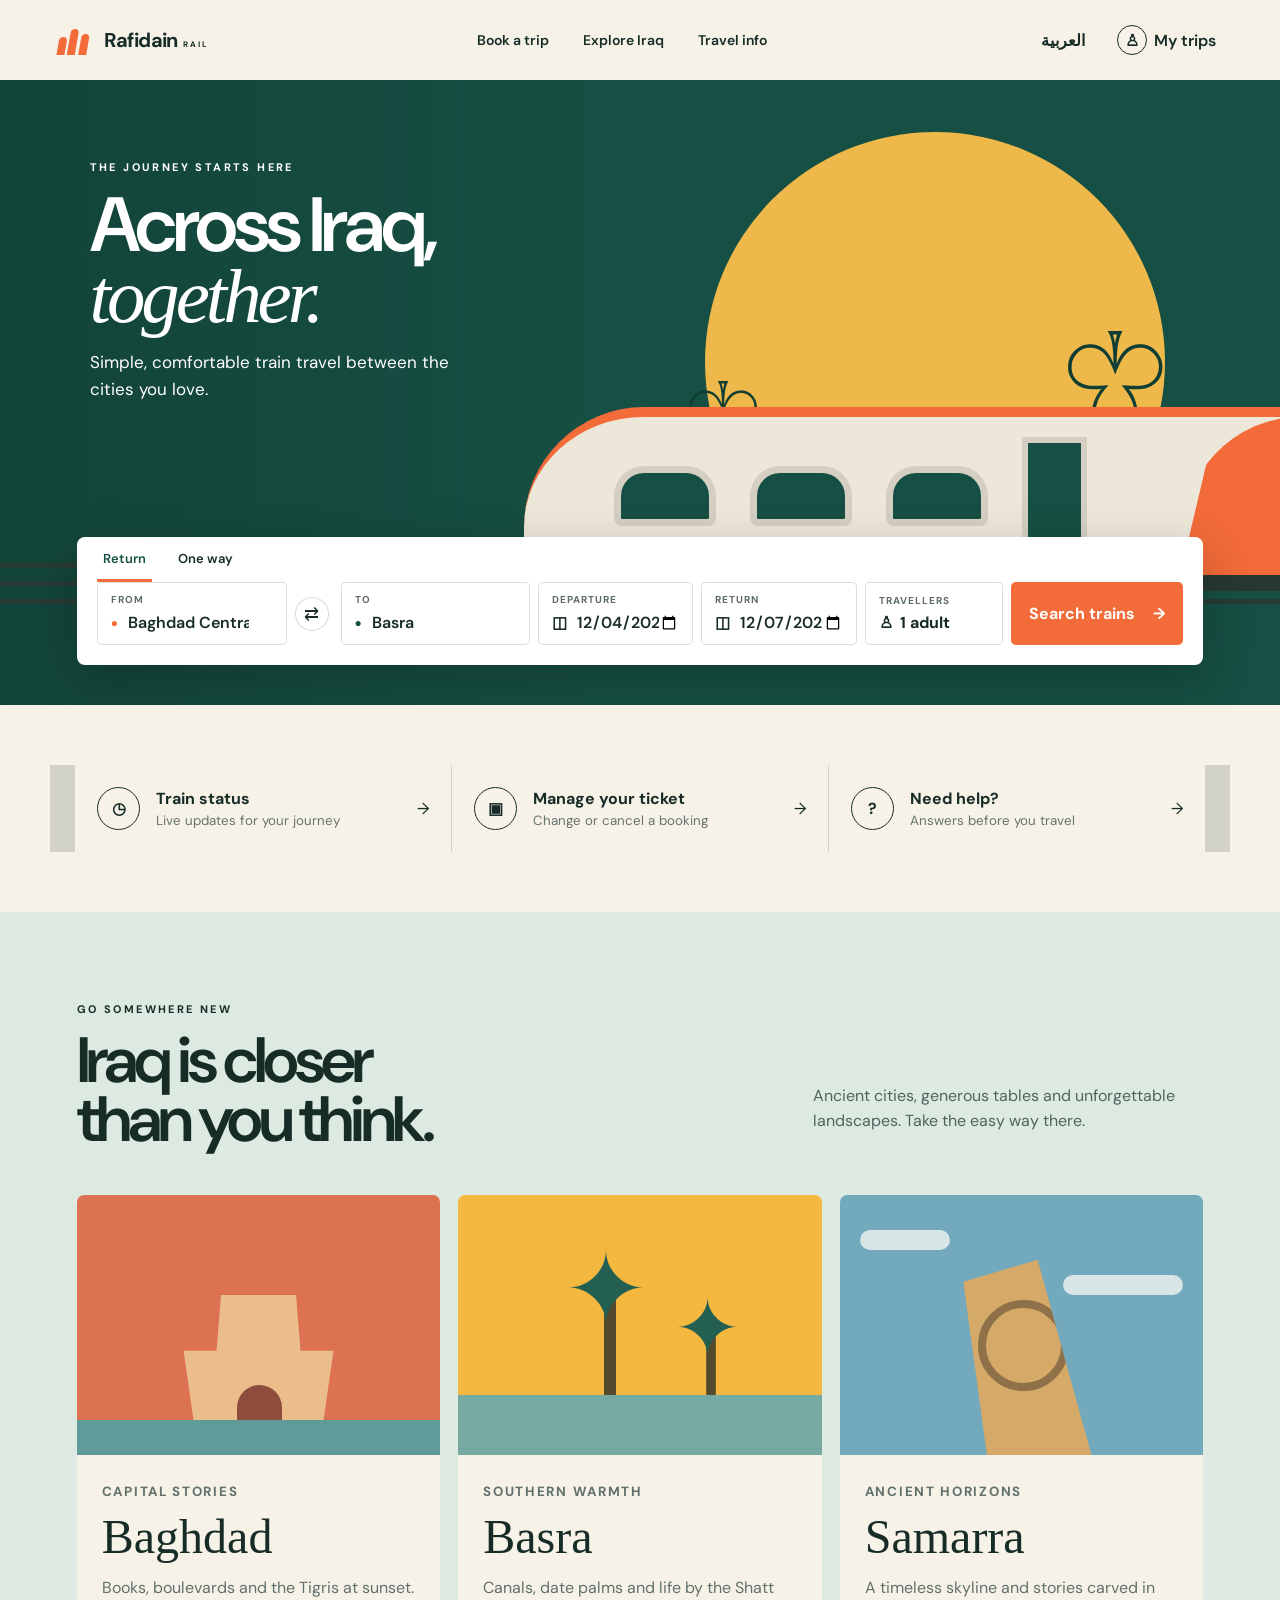
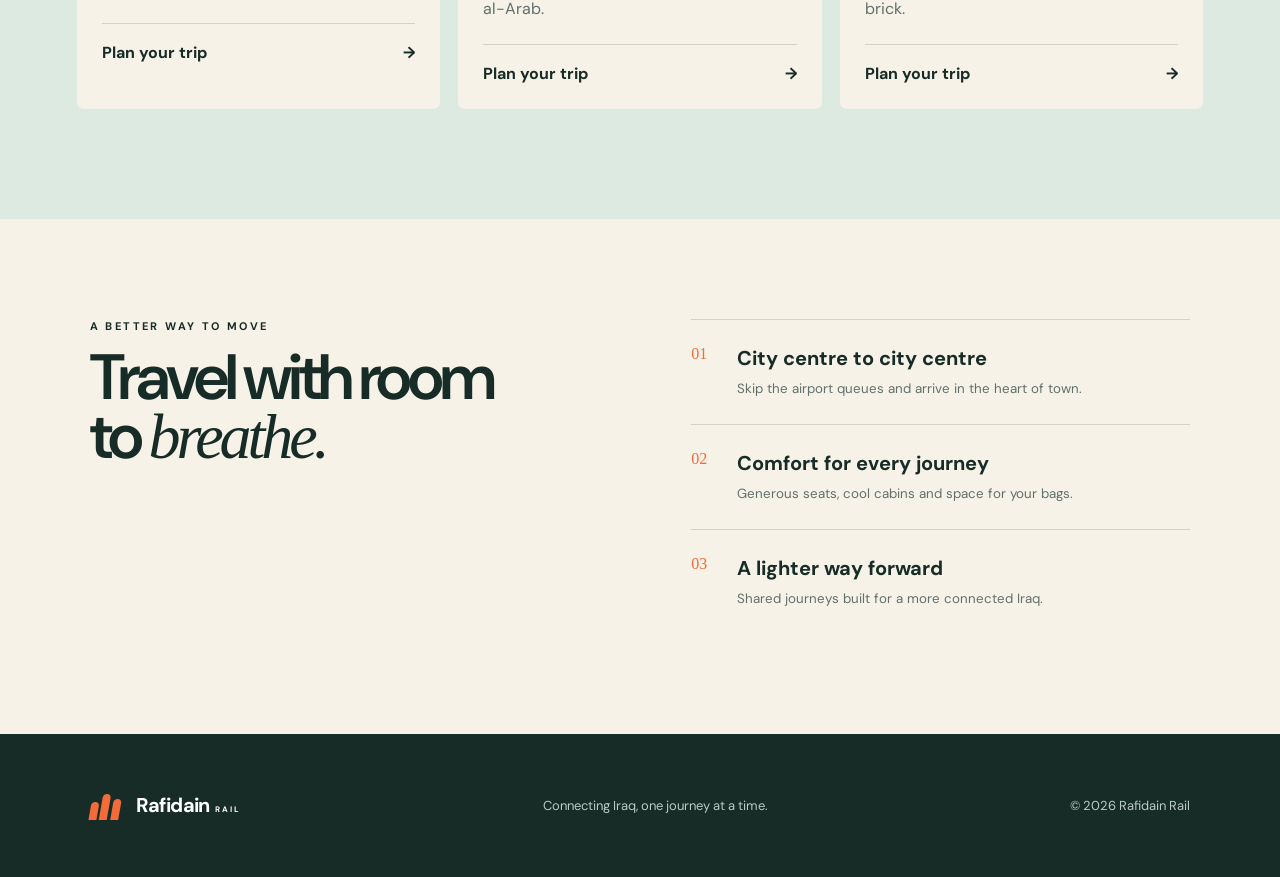
<file: index.html>
<!doctype html>
<html lang="en" dir="ltr">
<head>
  <meta charset="UTF-8" />
  <meta name="viewport" content="width=device-width, initial-scale=1.0" />
  <meta name="description" content="Rafidain Rail — easy train travel across Iraq." />
  <title>Rafidain Rail — Travel Iraq by train</title>
  <link rel="preconnect" href="https://fonts.googleapis.com">
  <link rel="preconnect" href="https://fonts.gstatic.com" crossorigin>
  <link href="https://fonts.googleapis.com/css2?family=DM+Sans:wght@400;500;600;700&family=Noto+Kufi+Arabic:wght@400;600;700&display=swap" rel="stylesheet">
  <link rel="stylesheet" href="styles.css" />
</head>
<body>
  <header class="site-header">
    <a class="brand" href="#" aria-label="Rafidain Rail home">
      <span class="brand-mark" aria-hidden="true"><i></i><i></i><i></i></span>
      <span><b>Rafidain</b><small>RAIL</small></span>
    </a>
    <nav class="main-nav" aria-label="Main navigation">
      <a href="#book">Book a trip</a><a href="#discover">Explore Iraq</a><a href="#help">Travel info</a>
    </nav>
    <div class="header-actions">
      <button class="language" id="langButton" type="button">العربية</button>
      <button class="account" type="button" aria-label="My account"><span class="user-icon">♙</span><span>My trips</span></button>
      <button class="menu-button" id="menuButton" type="button" aria-label="Open menu">☰</button>
    </div>
  </header>

  <main>
    <section class="hero" id="book">
      <div class="sun-disc"></div><div class="palm palm-one">♧</div><div class="palm palm-two">♧</div>
      <div class="hero-copy">
        <p class="eyebrow">THE JOURNEY STARTS HERE</p>
        <h1>Across Iraq,<br><em>together.</em></h1>
        <p class="hero-sub">Simple, comfortable train travel between the cities you love.</p>
      </div>
      <div class="train-art" aria-hidden="true">
        <div class="train-window"></div><div class="train-window"></div><div class="train-window"></div>
        <div class="train-door"></div><div class="train-nose"></div>
      </div>
      <div class="rails" aria-hidden="true"><span></span><span></span><span></span></div>
      <form class="booking-card" id="bookingForm">
        <div class="trip-toggle" role="group" aria-label="Trip type">
          <button class="active" type="button" data-trip="return">Return</button>
          <button type="button" data-trip="oneway">One way</button>
        </div>
        <div class="booking-grid">
          <label class="field location-field"><span>From</span><div><b class="pin">●</b><input id="from" list="stations" value="Baghdad Central" autocomplete="off" required></div></label>
          <button class="swap" id="swapButton" type="button" aria-label="Swap origin and destination">⇄</button>
          <label class="field location-field"><span>To</span><div><b class="pin hollow">●</b><input id="to" list="stations" value="Basra" autocomplete="off" required></div></label>
          <label class="field"><span>Departure</span><div><b>◫</b><input id="departure" type="date" required></div></label>
          <label class="field return-field"><span>Return</span><div><b>◫</b><input id="returnDate" type="date"></div></label>
          <button class="travellers" id="travellerButton" type="button"><span>Travellers</span><b><i>♙</i> <span id="travellerCount">1 adult</span></b></button>
          <button class="search-button" type="submit">Search trains <span>→</span></button>
        </div>
        <datalist id="stations"><option>Baghdad Central</option><option>Basra</option><option>Fallujah</option><option>Ramadi</option><option>Samawah</option><option>Nasiriyah</option><option>Hillah</option><option>Karbala</option><option>Mosul</option></datalist>
        <div class="traveller-popover" id="travellerPopover">
          <div><span><b>Adults</b><small>Age 16+</small></span><span><button type="button" data-action="minus">−</button><strong id="adultNumber">1</strong><button type="button" data-action="plus">+</button></span></div>
          <button class="done-button" id="doneTravellers" type="button">Done</button>
        </div>
      </form>
    </section>

    <section class="quick-links" aria-label="Quick links">
      <a href="#status"><span>◷</span><div><b>Train status</b><small>Live updates for your journey</small></div><i>→</i></a>
      <a href="#tickets"><span>▣</span><div><b>Manage your ticket</b><small>Change or cancel a booking</small></div><i>→</i></a>
      <a href="#help"><span>?</span><div><b>Need help?</b><small>Answers before you travel</small></div><i>→</i></a>
    </section>

    <section class="destinations" id="discover">
      <div class="section-heading"><div><p class="eyebrow">GO SOMEWHERE NEW</p><h2>Iraq is closer<br>than you think.</h2></div><p>Ancient cities, generous tables and unforgettable landscapes. Take the easy way there.</p></div>
      <div class="destination-grid">
        <article class="destination-card baghdad"><div class="card-art"><span class="monument"></span><span class="river"></span></div><div class="card-copy"><small>CAPITAL STORIES</small><h3>Baghdad</h3><p>Books, boulevards and the Tigris at sunset.</p><a href="#book">Plan your trip <span>→</span></a></div></article>
        <article class="destination-card basra"><div class="card-art"><span class="palm-shape p1"></span><span class="palm-shape p2"></span><span class="water"></span></div><div class="card-copy"><small>SOUTHERN WARMTH</small><h3>Basra</h3><p>Canals, date palms and life by the Shatt al-Arab.</p><a href="#book">Plan your trip <span>→</span></a></div></article>
        <article class="destination-card samarra"><div class="card-art"><span class="spiral"></span><span class="cloud c1"></span><span class="cloud c2"></span></div><div class="card-copy"><small>ANCIENT HORIZONS</small><h3>Samarra</h3><p>A timeless skyline and stories carved in brick.</p><a href="#book">Plan your trip <span>→</span></a></div></article>
      </div>
    </section>

    <section class="promise" id="help">
      <div><p class="eyebrow">A BETTER WAY TO MOVE</p><h2>Travel with room<br>to <em>breathe.</em></h2></div>
      <div class="promise-list"><div><span>01</span><p><b>City centre to city centre</b><small>Skip the airport queues and arrive in the heart of town.</small></p></div><div><span>02</span><p><b>Comfort for every journey</b><small>Generous seats, cool cabins and space for your bags.</small></p></div><div><span>03</span><p><b>A lighter way forward</b><small>Shared journeys built for a more connected Iraq.</small></p></div></div>
    </section>
  </main>

  <div class="toast" id="toast" role="status"></div>
  <footer><a class="brand footer-brand" href="#"><span class="brand-mark"><i></i><i></i><i></i></span><span><b>Rafidain</b><small>RAIL</small></span></a><p>Connecting Iraq, one journey at a time.</p><p>© 2026 Rafidain Rail</p></footer>
  <script src="script.js"></script>
</body>
</html>
</file>
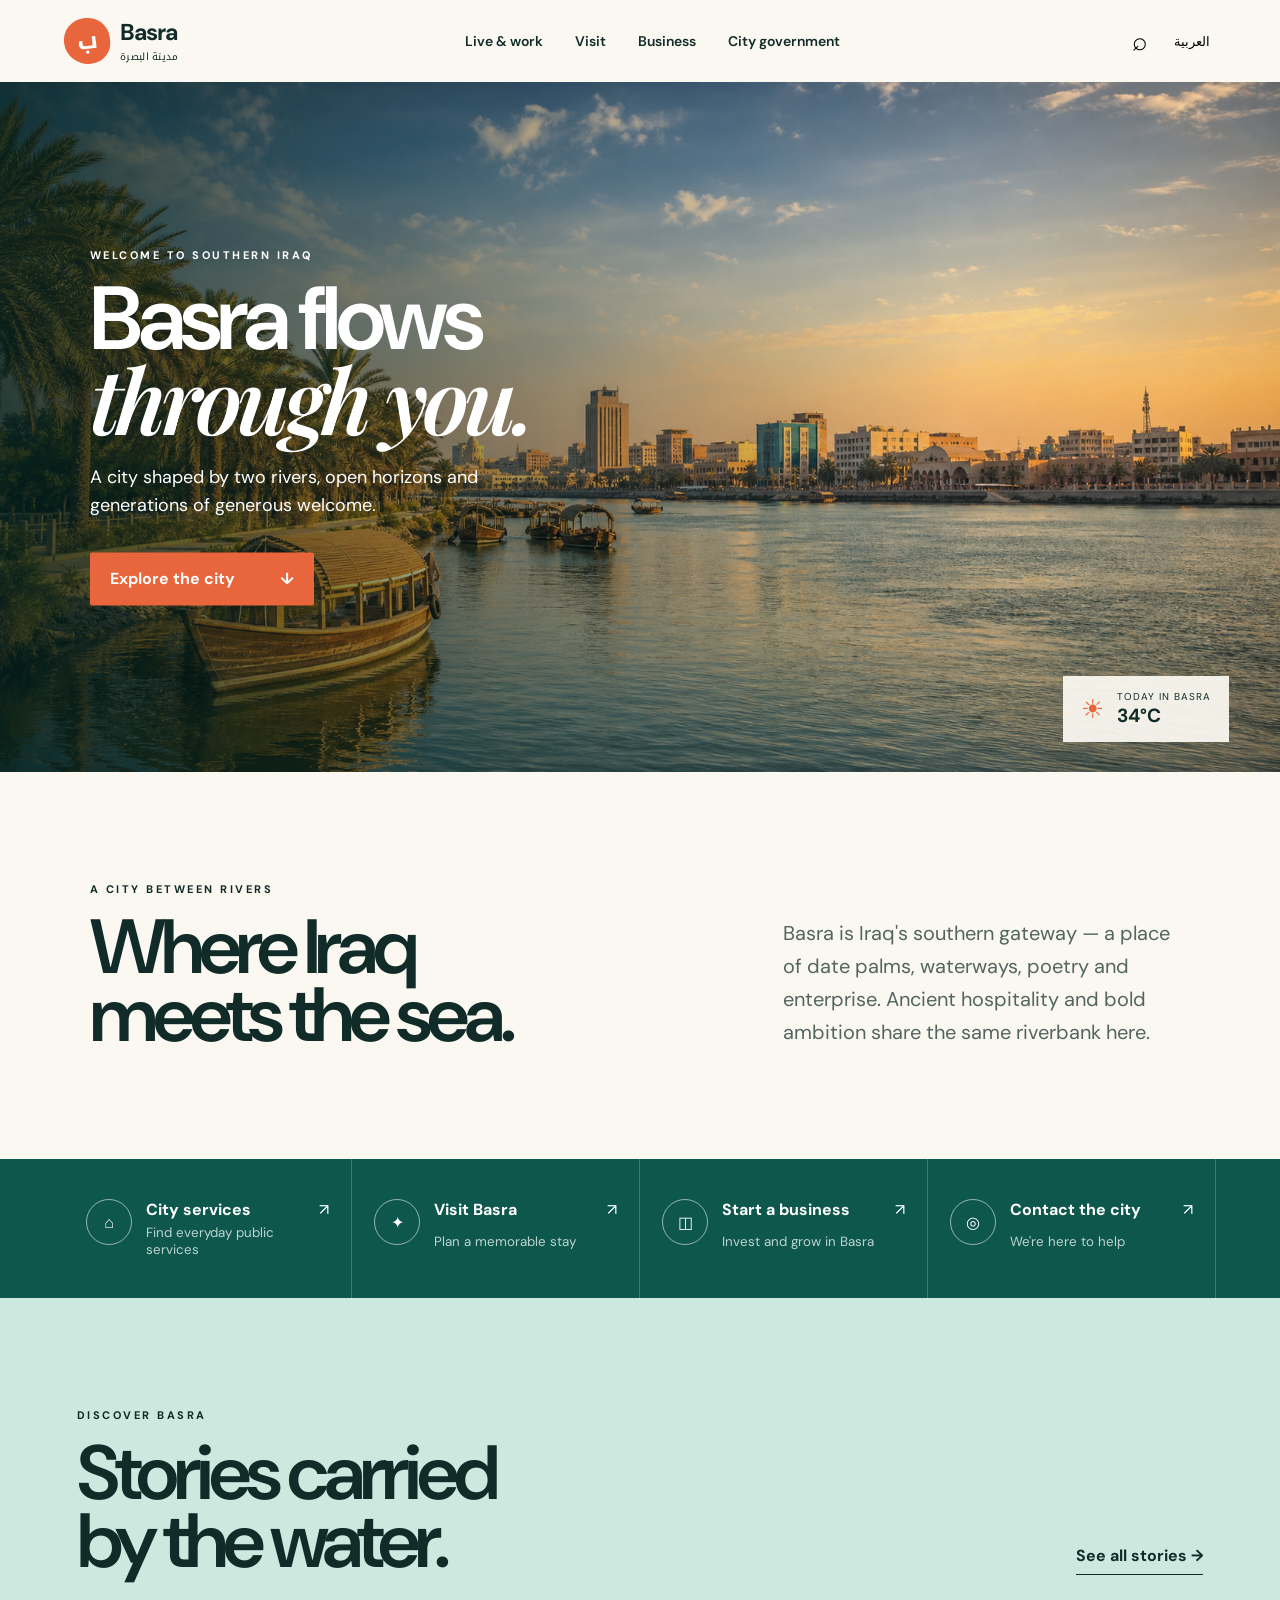
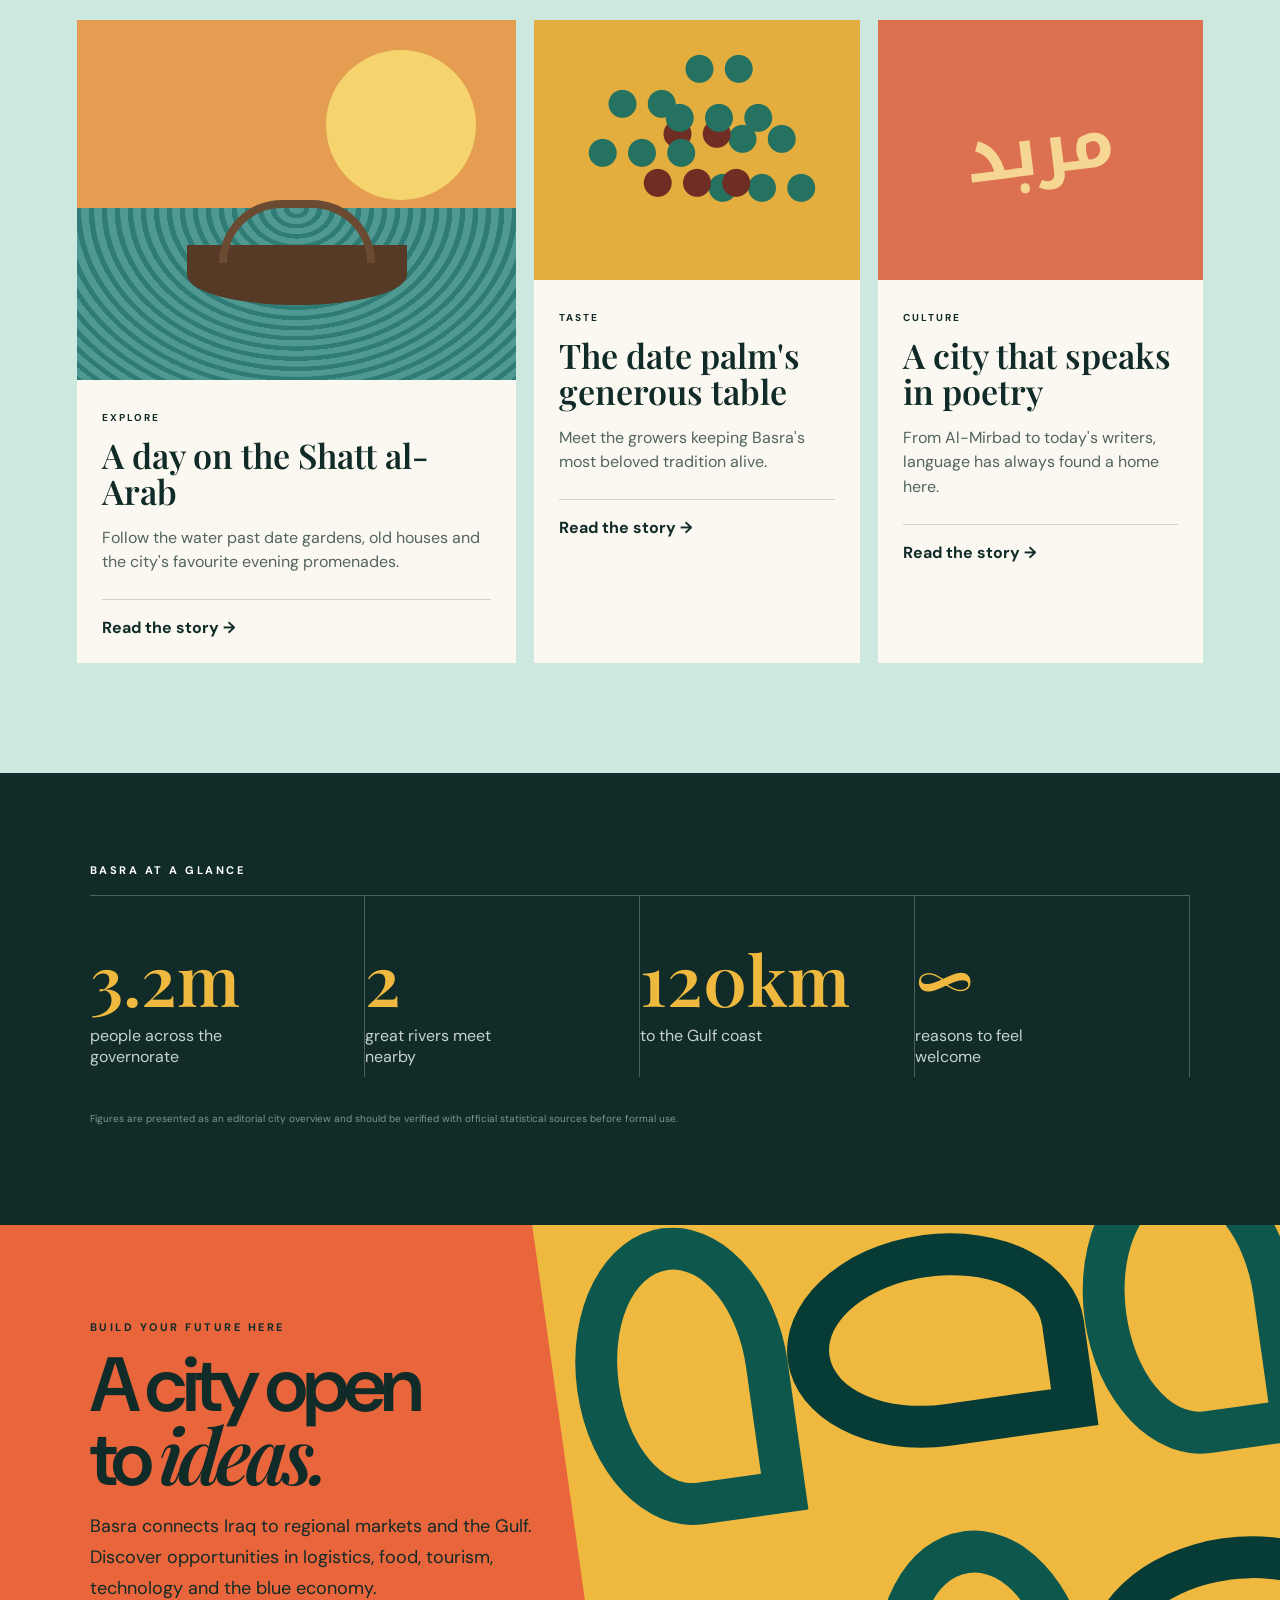
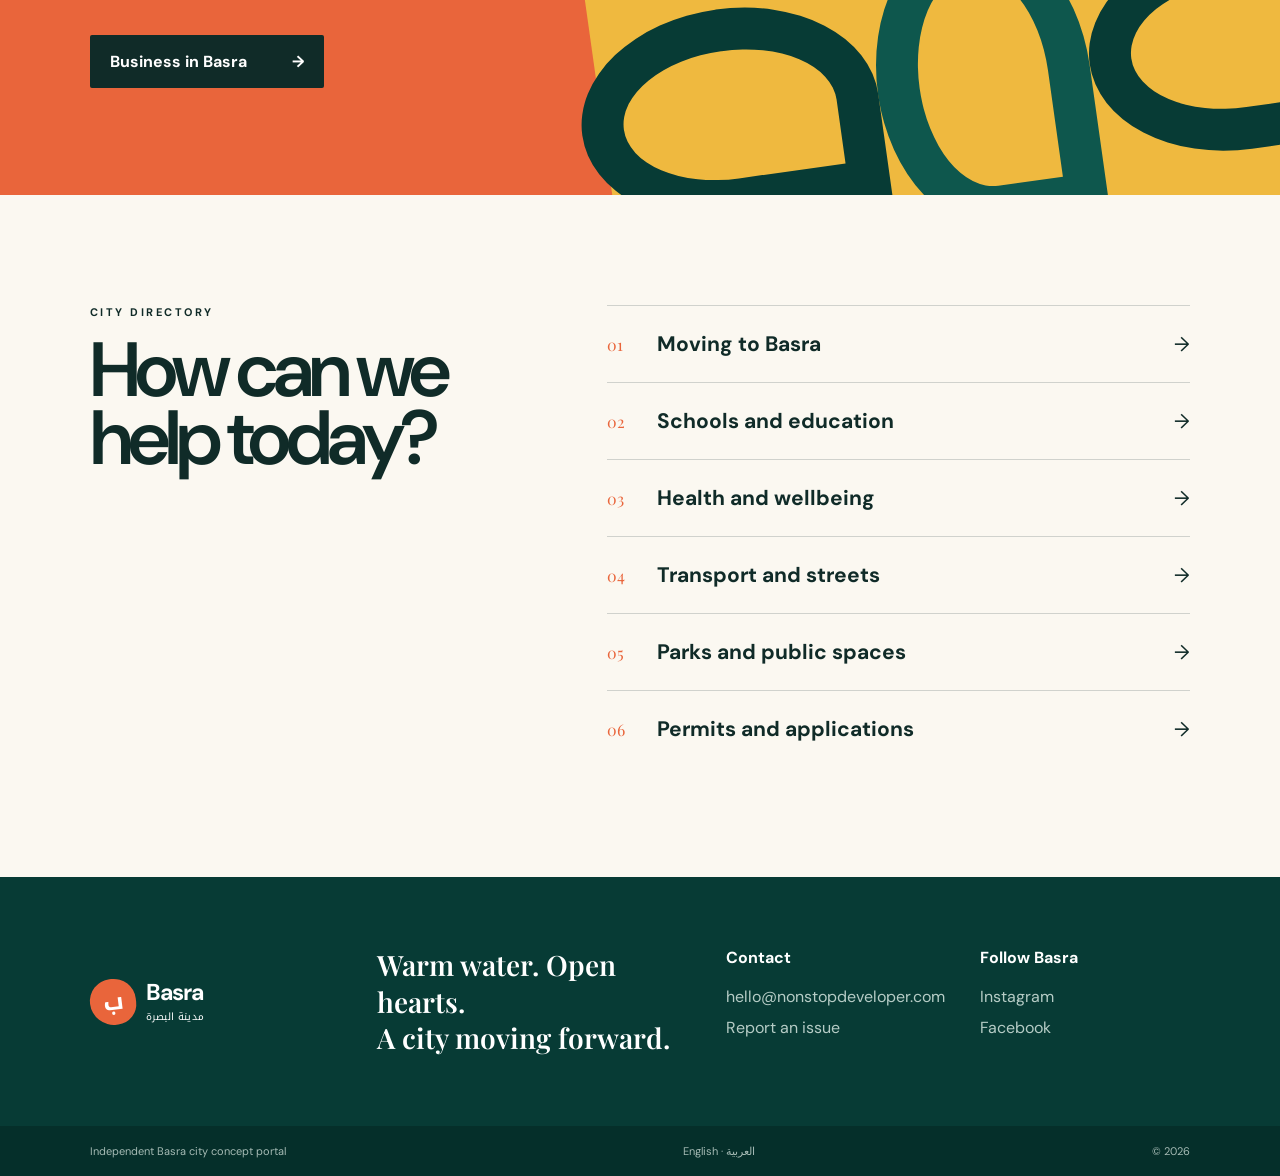
<file: basra/index.html>
<!doctype html>
<html lang="en" dir="ltr">
<head>
  <meta charset="UTF-8">
  <meta name="viewport" content="width=device-width,initial-scale=1">
  <meta name="description" content="Welcome to Basra — discover city services, culture, business, and life by the Shatt al-Arab.">
  <title>Welcome to Basra | City Portal</title>
  <link rel="preconnect" href="https://fonts.googleapis.com">
  <link rel="preconnect" href="https://fonts.gstatic.com" crossorigin>
  <link href="https://fonts.googleapis.com/css2?family=DM+Sans:wght@400;500;600;700&family=Noto+Kufi+Arabic:wght@400;500;700&family=Playfair+Display:ital,wght@0,600;1,600&display=swap" rel="stylesheet">
  <link rel="stylesheet" href="styles.css">
</head>
<body>
  <a class="skip" href="#content">Skip to content</a>
  <header class="topbar">
    <a class="logo" href="./" aria-label="Basra home"><span class="logo-mark">ب</span><span><strong>Basra</strong><small>مدينة البصرة</small></span></a>
    <nav aria-label="Main navigation"><a href="#live">Live & work</a><a href="#visit">Visit</a><a href="#business">Business</a><a href="#city">City government</a></nav>
    <div class="tools"><button id="searchOpen" aria-label="Search">⌕</button><button id="lang">العربية</button><button id="menu" aria-label="Open menu">☰</button></div>
  </header>

  <div class="search-panel" id="searchPanel"><form id="searchForm"><label for="siteSearch">What are you looking for?</label><div><input id="siteSearch" placeholder="Search Basra city portal"><button>Search</button><button type="button" id="searchClose" aria-label="Close search">×</button></div></form></div>

  <main id="content">
    <section class="hero">
      <img src="assets/basra-waterfront.png" alt="Boats and date palms along Basra's Shatt al-Arab waterfront">
      <div class="hero-shade"></div>
      <div class="hero-copy"><p class="kicker">WELCOME TO SOUTHERN IRAQ</p><h1>Basra flows<br><em>through you.</em></h1><p>A city shaped by two rivers, open horizons and generations of generous welcome.</p><a href="#explore" class="primary">Explore the city <span>↓</span></a></div>
      <div class="weather"><span>☀</span><div><small>Today in Basra</small><b>34°C</b></div></div>
    </section>

    <section class="intro" id="explore">
      <p class="kicker">A CITY BETWEEN RIVERS</p>
      <div><h2>Where Iraq<br>meets the sea.</h2><p>Basra is Iraq's southern gateway — a place of date palms, waterways, poetry and enterprise. Ancient hospitality and bold ambition share the same riverbank here.</p></div>
    </section>

    <section class="service-strip" id="live">
      <a href="#services"><span class="icon">⌂</span><b>City services</b><small>Find everyday public services</small><i>↗</i></a>
      <a href="#visit"><span class="icon">✦</span><b>Visit Basra</b><small>Plan a memorable stay</small><i>↗</i></a>
      <a href="#business"><span class="icon">◫</span><b>Start a business</b><small>Invest and grow in Basra</small><i>↗</i></a>
      <a href="#contact"><span class="icon">◎</span><b>Contact the city</b><small>We're here to help</small><i>↗</i></a>
    </section>

    <section class="stories" id="visit">
      <div class="section-title"><div><p class="kicker">DISCOVER BASRA</p><h2>Stories carried<br>by the water.</h2></div><a href="#">See all stories <span>→</span></a></div>
      <div class="story-grid">
        <article class="story feature"><div class="art river-art"><span class="sun"></span><span class="boat"></span><span class="waves"></span></div><div class="story-copy"><small>EXPLORE</small><h3>A day on the Shatt al-Arab</h3><p>Follow the water past date gardens, old houses and the city's favourite evening promenades.</p><a href="#">Read the story →</a></div></article>
        <article class="story"><div class="art date-art"><span class="date-cluster">●●<br>●●●</span></div><div class="story-copy"><small>TASTE</small><h3>The date palm's generous table</h3><p>Meet the growers keeping Basra's most beloved tradition alive.</p><a href="#">Read the story →</a></div></article>
        <article class="story"><div class="art culture-art"><span>مربد</span></div><div class="story-copy"><small>CULTURE</small><h3>A city that speaks in poetry</h3><p>From Al-Mirbad to today's writers, language has always found a home here.</p><a href="#">Read the story →</a></div></article>
      </div>
    </section>

    <section class="numbers">
      <p class="kicker">BASRA AT A GLANCE</p>
      <div class="number-grid"><div><strong>3.2m</strong><span>people across the governorate</span></div><div><strong>2</strong><span>great rivers meet nearby</span></div><div><strong>120km</strong><span>to the Gulf coast</span></div><div><strong>∞</strong><span>reasons to feel welcome</span></div></div>
      <p class="note">Figures are presented as an editorial city overview and should be verified with official statistical sources before formal use.</p>
    </section>

    <section class="opportunities" id="business">
      <div class="opp-copy"><p class="kicker">BUILD YOUR FUTURE HERE</p><h2>A city open<br>to <em>ideas.</em></h2><p>Basra connects Iraq to regional markets and the Gulf. Discover opportunities in logistics, food, tourism, technology and the blue economy.</p><a class="primary dark" href="#">Business in Basra <span>→</span></a></div>
      <div class="pattern" aria-hidden="true"><i></i><i></i><i></i><i></i><i></i><i></i></div>
    </section>

    <section class="directory" id="services">
      <div><p class="kicker">CITY DIRECTORY</p><h2>How can we<br>help today?</h2></div>
      <div class="directory-list">
        <a href="#"><span>01</span><b>Moving to Basra</b><i>→</i></a><a href="#"><span>02</span><b>Schools and education</b><i>→</i></a><a href="#"><span>03</span><b>Health and wellbeing</b><i>→</i></a><a href="#"><span>04</span><b>Transport and streets</b><i>→</i></a><a href="#"><span>05</span><b>Parks and public spaces</b><i>→</i></a><a href="#"><span>06</span><b>Permits and applications</b><i>→</i></a>
      </div>
    </section>
  </main>

  <footer id="contact"><div class="footer-main"><a class="logo light" href="./"><span class="logo-mark">ب</span><span><strong>Basra</strong><small>مدينة البصرة</small></span></a><p>Warm water. Open hearts.<br>A city moving forward.</p><div><b>Contact</b><a href="mailto:hello@nonstopdeveloper.com">hello@nonstopdeveloper.com</a><a href="#">Report an issue</a></div><div><b>Follow Basra</b><a href="#">Instagram</a><a href="#">Facebook</a></div></div><div class="footer-bottom"><span>Independent Basra city concept portal</span><span>English · العربية</span><span>© 2026</span></div></footer>
  <div class="toast" id="toast" role="status"></div>
  <script src="script.js"></script>
</body>
</html>
</file>
<file: styles.css>
:root{--ink:#172c27;--green:#164f43;--mint:#dceae1;--cream:#f6f2e8;--orange:#f26b38;--yellow:#f7bd4a;--white:#fff;--line:rgba(23,44,39,.16)}
*{box-sizing:border-box}html{scroll-behavior:smooth}body{margin:0;background:var(--cream);color:var(--ink);font-family:"DM Sans",sans-serif}button,input{font:inherit}button,a{color:inherit}.site-header{height:80px;display:flex;align-items:center;justify-content:space-between;padding:0 4.5vw;background:var(--cream);position:relative;z-index:20}.brand{display:flex;align-items:center;gap:10px;text-decoration:none}.brand>span:last-child{display:flex;align-items:baseline;gap:5px}.brand b{font-size:20px;letter-spacing:-.6px}.brand small{font-size:8px;font-weight:700;letter-spacing:2px}.brand-mark{width:36px;height:30px;display:flex;align-items:end;gap:3px}.brand-mark i{display:block;width:8px;background:var(--orange);border-radius:8px 8px 1px 1px;transform:skew(-10deg)}.brand-mark i:nth-child(1){height:18px}.brand-mark i:nth-child(2){height:26px}.brand-mark i:nth-child(3){height:21px}.main-nav{display:flex;gap:34px}.main-nav a{text-decoration:none;font-size:14px;font-weight:600}.header-actions{display:flex;align-items:center;gap:20px}.language,.account,.menu-button{border:0;background:none;font-weight:600;cursor:pointer}.account{display:flex;align-items:center;gap:7px}.user-icon{width:30px;height:30px;border:1px solid var(--ink);border-radius:50%;display:grid;place-items:center}.menu-button{display:none;font-size:25px}.hero{position:relative;min-height:625px;background:var(--green);color:white;overflow:hidden;padding:80px 7vw 0}.hero:after{content:"";position:absolute;inset:0;background:linear-gradient(90deg,rgba(0,0,0,.14),transparent 48%);pointer-events:none}.hero-copy{position:relative;z-index:2;max-width:600px}.eyebrow{font-size:11px;font-weight:700;letter-spacing:2.4px;margin:0 0 16px}.hero h1,.section-heading h2,.promise h2{font-size:clamp(54px,6vw,86px);line-height:.92;letter-spacing:-4px;margin:0;font-weight:600}.hero h1 em,.promise h2 em{font-family:Georgia,serif;font-weight:400}.hero-sub{font-size:17px;max-width:380px;line-height:1.6}.sun-disc{position:absolute;width:460px;height:460px;border-radius:50%;background:var(--yellow);right:9vw;top:52px;opacity:.96}.train-art{position:absolute;z-index:2;right:-50px;bottom:130px;width:63%;height:168px;background:#ede7da;border-top:10px solid var(--orange);border-radius:120px 12px 18px 18px;box-shadow:0 16px 0 #273833;display:flex;gap:34px;align-items:center;padding-left:90px}.train-nose{position:absolute;right:0;top:0;width:150px;height:100%;border-radius:80% 8px 15px 0;background:var(--orange);clip-path:polygon(25% 0,100% 0,100% 100%,0 100%)}.train-window{width:102px;height:60px;background:var(--green);border-radius:30px 30px 8px 8px;border:7px solid #d5cfc3}.train-door{width:65px;height:118px;background:var(--green);border:6px solid #d5cfc3}.rails{position:absolute;bottom:88px;left:0;width:100%;z-index:1}.rails span{display:block;height:5px;background:#283a34;margin:13px 0}.palm{position:absolute;z-index:1;font-size:140px;color:#103d34;transform:rotate(180deg)}.palm-one{right:8%;bottom:235px}.palm-two{right:40%;bottom:225px;font-size:100px}.booking-card{position:absolute;z-index:6;bottom:40px;left:6vw;right:6vw;background:white;color:var(--ink);border-radius:8px;padding:0 20px 20px;box-shadow:0 15px 50px rgba(0,0,0,.22)}.trip-toggle{display:flex;height:45px;align-items:center;gap:20px}.trip-toggle button{border:0;background:none;font-size:13px;font-weight:600;height:100%;cursor:pointer;border-bottom:3px solid transparent}.trip-toggle button.active{color:var(--green);border-bottom-color:var(--orange)}.booking-grid{display:grid;grid-template-columns:1.1fr 38px 1.1fr .9fr .9fr .8fr 1fr;gap:8px;align-items:stretch}.field,.travellers{border:1px solid var(--line);border-radius:5px;padding:10px 13px;min-width:0;background:#fff}.field>span,.travellers>span{display:block;font-size:10px;text-transform:uppercase;letter-spacing:1px;color:#5d6b67;font-weight:700;margin-bottom:5px}.field>div{display:flex;gap:8px;align-items:center}.field input{border:0;outline:0;min-width:0;width:100%;font-weight:600;color:var(--ink);background:transparent}.pin{color:var(--orange);font-size:12px}.pin.hollow{color:var(--green)}.swap{align-self:center;width:34px;height:34px;border:1px solid var(--line);border-radius:50%;background:white;cursor:pointer;font-size:18px}.travellers{text-align:left;cursor:pointer}.travellers b{display:flex;gap:7px}.travellers i{font-style:normal}.search-button{border:0;background:var(--orange);color:white;font-weight:700;border-radius:5px;cursor:pointer;padding:0 18px;display:flex;align-items:center;justify-content:space-between}.search-button:hover{background:#d95728}.traveller-popover{display:none;position:absolute;right:18%;top:108%;background:white;padding:18px;border-radius:8px;box-shadow:0 8px 30px rgba(0,0,0,.2);width:280px}.traveller-popover.open{display:block}.traveller-popover>div{display:flex;justify-content:space-between;align-items:center}.traveller-popover small{display:block;color:#71807c}.traveller-popover span:last-child{display:flex;align-items:center;gap:12px}.traveller-popover button{border:1px solid var(--line);background:white;border-radius:50%;width:30px;height:30px;cursor:pointer}.traveller-popover .done-button{width:100%;border-radius:4px;background:var(--green);color:#fff;margin-top:15px}.quick-links{display:grid;grid-template-columns:repeat(3,1fr);max-width:1180px;margin:60px auto;padding:0 25px;gap:1px;background:var(--line)}.quick-links a{background:var(--cream);display:flex;align-items:center;gap:16px;text-decoration:none;padding:22px}.quick-links a>span{display:grid;place-items:center;width:43px;height:43px;border:1px solid var(--ink);border-radius:50%;font-weight:700}.quick-links div{flex:1}.quick-links b,.quick-links small{display:block}.quick-links small{margin-top:3px;color:#687470}.destinations{background:var(--mint);padding:90px 6vw 110px}.section-heading{display:flex;align-items:end;justify-content:space-between;margin:0 auto 45px;max-width:1180px}.section-heading h2,.promise h2{font-size:clamp(46px,5vw,70px)}.section-heading>p{max-width:390px;line-height:1.6;color:#52635e}.destination-grid{display:grid;grid-template-columns:repeat(3,1fr);gap:18px;max-width:1180px;margin:auto}.destination-card{background:var(--cream);border-radius:7px;overflow:hidden;transition:transform .25s}.destination-card:hover{transform:translateY(-7px)}.card-art{height:260px;position:relative;overflow:hidden}.card-copy{padding:25px}.card-copy small{font-weight:700;letter-spacing:1.7px;color:#60706b}.card-copy h3{font:48px/1 Georgia,serif;margin:12px 0}.card-copy p{color:#61706c}.card-copy a{display:flex;justify-content:space-between;border-top:1px solid var(--line);padding-top:18px;margin-top:25px;text-decoration:none;font-weight:700}.baghdad .card-art{background:#dc7252}.monument{position:absolute;width:150px;height:160px;background:#ebbd8a;bottom:0;left:50%;transform:translateX(-50%);clip-path:polygon(25% 0,75% 0,78% 35%,100% 35%,90% 100%,10% 100%,0 35%,22% 35%)}.monument:after{content:"";position:absolute;width:45px;height:70px;background:#8e4d3c;bottom:0;left:53px;border-radius:30px 30px 0 0}.river,.water{position:absolute;height:35px;background:#5f9c99;bottom:0;left:0;right:0}.basra .card-art{background:#f4b841}.water{height:60px;background:#75aaa2}.palm-shape{position:absolute;bottom:35px;width:12px;height:145px;background:#544b2f;left:40%}.palm-shape:after{content:"✦";font-size:100px;color:#236051;position:absolute;left:-40px;top:-50px}.palm-shape.p2{left:68%;height:115px;transform:scale(.8)}.samarra .card-art{background:#73a9bd}.spiral{position:absolute;width:135px;height:220px;background:#d5a968;bottom:-25px;left:34%;clip-path:polygon(20% 100%,0 10%,55% 0,100% 100%)}.spiral:after{content:"";position:absolute;border:8px solid #8f7149;border-radius:50%;width:75px;height:75px;left:15px;top:40px}.cloud{position:absolute;width:90px;height:20px;border-radius:30px;background:#d7e5e6;top:35px;left:20px}.c2{left:auto;right:20px;top:80px;width:120px}.promise{background:var(--cream);padding:100px 7vw;display:grid;grid-template-columns:1fr 1fr;gap:8vw}.promise-list>div{display:flex;border-top:1px solid var(--line);padding:25px 0;gap:30px}.promise-list span{font-family:Georgia,serif;color:var(--orange)}.promise-list p{margin:0}.promise-list b,.promise-list small{display:block}.promise-list b{font-size:20px}.promise-list small{margin-top:8px;color:#61706c;line-height:1.5}.toast{position:fixed;z-index:50;bottom:28px;left:50%;transform:translate(-50%,100px);background:var(--ink);color:white;padding:15px 22px;border-radius:6px;transition:.3s;opacity:0}.toast.show{opacity:1;transform:translate(-50%,0)}footer{background:var(--ink);color:white;padding:50px 7vw;display:flex;justify-content:space-between;align-items:center}footer p{color:#bdc9c5;font-size:13px}.footer-brand{color:white}
[dir="rtl"] body{font-family:"Noto Kufi Arabic",sans-serif}[dir="rtl"] .booking-card,[dir="rtl"] .travellers{text-align:right}
@media(max-width:1000px){.main-nav{display:none}.menu-button{display:block}.hero{padding-top:65px}.sun-disc{right:-90px}.train-art{width:75%}.booking-grid{grid-template-columns:1fr 38px 1fr 1fr}.return-field,.travellers{grid-row:2}.search-button{grid-column:3/5;min-height:55px}.booking-card{bottom:25px}.destination-grid{grid-template-columns:repeat(2,1fr)}.destination-card:last-child{grid-column:1/-1}.quick-links{grid-template-columns:1fr}.promise{grid-template-columns:1fr}}
@media(max-width:650px){.site-header{height:68px;padding:0 18px}.language,.account span:last-child{display:none}.hero{min-height:790px;padding:55px 24px 0}.hero h1{font-size:52px;letter-spacing:-2.8px}.sun-disc{width:340px;height:340px;top:220px;right:-80px}.train-art{bottom:330px;width:120%;height:115px;padding-left:40px;gap:15px}.train-window{width:66px;height:45px}.train-door{height:80px;width:44px}.train-nose{width:100px}.rails{bottom:298px}.booking-card{left:14px;right:14px;bottom:18px;padding:0 12px 12px}.booking-grid{grid-template-columns:1fr 34px 1fr}.field{padding:9px}.location-field:first-child{grid-column:1/2}.location-field:nth-of-type(2){grid-column:3/4}.field:nth-of-type(3){grid-column:1/3}.return-field{grid-column:3/4;grid-row:auto}.travellers{grid-column:1/2;grid-row:auto}.search-button{grid-column:2/4;min-height:54px}.quick-links{margin:30px auto}.destinations{padding:65px 20px}.section-heading{align-items:start;flex-direction:column;gap:15px}.section-heading h2{font-size:46px;letter-spacing:-2px}.destination-grid{grid-template-columns:1fr}.destination-card:last-child{grid-column:auto}.promise{padding:70px 25px}footer{flex-direction:column;gap:15px;text-align:center}}
</file>
<file: basra/styles.css>
:root{--ink:#102b28;--green:#0e574d;--deep:#073b35;--aqua:#cce8df;--sand:#f3eadb;--cream:#fbf8f1;--orange:#e9653b;--yellow:#efb93f;--line:rgba(16,43,40,.18)}*{box-sizing:border-box}html{scroll-behavior:smooth}body{margin:0;color:var(--ink);background:var(--cream);font-family:"DM Sans",sans-serif}a{color:inherit}.skip{position:fixed;top:-60px;left:20px;background:#fff;padding:12px;z-index:100}.skip:focus{top:10px}.topbar{height:82px;padding:0 5vw;display:flex;align-items:center;justify-content:space-between;background:var(--cream);position:relative;z-index:20}.logo{display:flex;align-items:center;gap:10px;text-decoration:none}.logo-mark{width:46px;height:46px;border-radius:50% 50% 46% 54%;background:var(--orange);color:white;display:grid;place-items:center;font:700 24px "Noto Kufi Arabic";transform:rotate(-7deg)}.logo>span:last-child{display:flex;flex-direction:column}.logo strong{font-size:23px;letter-spacing:-1px}.logo small{font:10px "Noto Kufi Arabic";letter-spacing:.3px}.topbar nav{display:flex;gap:32px}.topbar nav a{text-decoration:none;font-size:14px;font-weight:600}.tools{display:flex;align-items:center;gap:14px}.tools button{border:0;background:none;font:600 14px inherit;cursor:pointer}.tools #searchOpen{font-size:26px}.tools #menu{display:none;font-size:22px}.search-panel{display:none;position:absolute;z-index:30;top:82px;left:0;right:0;background:var(--ink);color:white;padding:35px 6vw}.search-panel.open{display:block}.search-panel label{font-size:13px;font-weight:700}.search-panel form>div{display:flex;margin-top:10px}.search-panel input{flex:1;padding:15px;border:0;font:inherit}.search-panel button{border:0;padding:0 24px;background:var(--orange);color:#fff;font-weight:700}.search-panel #searchClose{font-size:25px;background:transparent}.hero{height:690px;position:relative;color:white;overflow:hidden}.hero>img{width:100%;height:100%;object-fit:cover}.hero-shade{position:absolute;inset:0;background:linear-gradient(90deg,rgba(3,34,31,.78) 0%,rgba(3,34,31,.23) 50%,rgba(3,34,31,.03) 75%)}.hero-copy{position:absolute;top:50%;left:7vw;transform:translateY(-50%);max-width:620px}.kicker{font-size:11px;letter-spacing:2.5px;font-weight:700;margin:0 0 18px}.hero h1,.intro h2,.section-title h2,.opportunities h2,.directory h2{font-size:clamp(56px,7vw,98px);line-height:.88;letter-spacing:-5px;margin:0;font-weight:600}.hero h1 em,.opportunities h2 em{font-family:"Playfair Display",serif;font-weight:600}.hero-copy>p:not(.kicker){font-size:18px;line-height:1.6;max-width:490px}.primary{display:inline-flex;align-items:center;justify-content:space-between;gap:45px;background:var(--orange);color:white;padding:16px 20px;text-decoration:none;font-weight:700;border-radius:2px;margin-top:14px}.primary.dark{background:var(--ink)}.weather{position:absolute;bottom:30px;right:4vw;background:rgba(250,248,241,.94);color:var(--ink);padding:14px 18px;display:flex;gap:13px;align-items:center}.weather>span{font-size:26px;color:var(--orange)}.weather small,.weather b{display:block}.weather small{font-size:10px;text-transform:uppercase;letter-spacing:1px}.weather b{font-size:19px}.intro{padding:110px 7vw;background:var(--cream)}.intro>div{display:grid;grid-template-columns:1fr .72fr;align-items:end;gap:10vw}.intro h2,.section-title h2,.opportunities h2,.directory h2{font-size:clamp(48px,6vw,78px)}.intro>div>p{font-size:20px;line-height:1.65;color:#526560;margin:0}.service-strip{display:grid;grid-template-columns:repeat(4,1fr);background:var(--green);color:#fff;padding:0 5vw}.service-strip a{padding:40px 22px;text-decoration:none;border-right:1px solid rgba(255,255,255,.2);display:grid;grid-template-columns:auto 1fr auto;gap:4px 14px}.service-strip .icon{grid-row:1/3;width:46px;height:46px;border:1px solid rgba(255,255,255,.55);border-radius:50%;display:grid;place-items:center}.service-strip b,.service-strip small{grid-column:2/3}.service-strip small{color:#bdd4ce}.service-strip i{grid-column:3;grid-row:1/3;font-style:normal}.stories{padding:110px 6vw;background:var(--aqua)}.section-title{display:flex;justify-content:space-between;align-items:end;max-width:1240px;margin:0 auto 45px}.section-title>a{font-weight:700;text-decoration:none;border-bottom:1px solid var(--ink);padding-bottom:8px}.story-grid{display:grid;grid-template-columns:1.35fr 1fr 1fr;gap:18px;max-width:1240px;margin:auto}.story{background:var(--cream);overflow:hidden}.art{height:260px;position:relative;overflow:hidden}.feature .art{height:360px}.story-copy{padding:25px}.story-copy small{font-size:10px;font-weight:700;letter-spacing:2px}.story-copy h3{font:600 34px/1.05 "Playfair Display",serif;margin:12px 0}.story-copy p{color:#53645f;line-height:1.55}.story-copy a{display:block;border-top:1px solid var(--line);padding-top:17px;margin-top:24px;font-weight:700;text-decoration:none}.river-art{background:#e59d52}.sun{position:absolute;width:150px;height:150px;border-radius:50%;background:#f5d36d;right:40px;top:30px}.waves{position:absolute;bottom:0;left:0;right:0;height:48%;background:repeating-radial-gradient(ellipse at 50% 0,#4f9992 0 7px,#2f7b75 8px 13px)}.boat{position:absolute;z-index:2;width:220px;height:60px;background:#563a26;bottom:75px;left:50%;transform:translateX(-50%);border-radius:0 0 80% 80%}.boat:before{content:"";position:absolute;width:140px;height:55px;border:8px solid #6a4a31;border-bottom:0;border-radius:70px 70px 0 0;left:32px;top:-45px}.date-art{background:#e4ae3f}.date-cluster{position:absolute;color:#6f2d24;font-size:65px;line-height:.75;left:50%;top:50%;transform:translate(-50%,-45%);text-align:center;text-shadow:22px -65px 0 #267260,-55px -30px 0 #267260,65px 5px 0 #267260}.culture-art{background:#dc7151;display:grid;place-items:center}.culture-art span{font:700 70px "Noto Kufi Arabic";color:#f5d692;transform:rotate(-7deg)}.numbers{background:var(--ink);color:white;padding:90px 7vw}.number-grid{display:grid;grid-template-columns:repeat(4,1fr);border-top:1px solid rgba(255,255,255,.25)}.number-grid>div{padding:35px 25px 10px 0;border-right:1px solid rgba(255,255,255,.25)}.number-grid strong,.number-grid span{display:block}.number-grid strong{font:600 70px "Playfair Display",serif;color:var(--yellow)}.number-grid span{color:#c6d2cf;max-width:160px}.note{font-size:10px;color:#7f9791;margin-top:35px}.opportunities{min-height:570px;background:var(--orange);display:grid;grid-template-columns:1fr 1fr;overflow:hidden}.opp-copy{padding:95px 7vw}.opp-copy>p:not(.kicker){line-height:1.7;font-size:18px;max-width:530px}.pattern{background:var(--yellow);display:grid;grid-template-columns:repeat(3,1fr);grid-template-rows:repeat(2,1fr);transform:rotate(-8deg) scale(1.2)}.pattern i{border:35px solid var(--green);border-radius:50% 50% 0 50%;margin:18px}.pattern i:nth-child(even){border-color:var(--deep);border-radius:50% 0 50% 50%;transform:rotate(90deg)}.directory{padding:110px 7vw;display:grid;grid-template-columns:.8fr 1.2fr;gap:10vw}.directory-list a{display:grid;grid-template-columns:50px 1fr auto;padding:24px 0;border-top:1px solid var(--line);text-decoration:none;align-items:center}.directory-list span{color:var(--orange);font:16px "Playfair Display"}.directory-list b{font-size:21px}.directory-list i{font-style:normal;font-size:20px}.footer-main{background:var(--deep);color:#fff;padding:70px 7vw;display:grid;grid-template-columns:1.2fr 1.5fr 1fr 1fr;gap:35px}.logo.light{color:#fff}.footer-main>p{font:600 28px/1.3 "Playfair Display",serif;margin:0}.footer-main>div{display:flex;flex-direction:column;gap:10px}.footer-main>div b{margin-bottom:8px}.footer-main>div a{color:#b6ccc6;text-decoration:none}.footer-bottom{background:#052f2a;color:#a6bbb5;padding:18px 7vw;display:flex;justify-content:space-between;font-size:11px}.toast{position:fixed;z-index:60;left:50%;bottom:25px;transform:translate(-50%,80px);opacity:0;background:var(--ink);color:#fff;padding:14px 22px;transition:.3s}.toast.show{opacity:1;transform:translate(-50%,0)}[dir=rtl] body{font-family:"Noto Kufi Arabic",sans-serif}[dir=rtl] .hero-copy{left:auto;right:7vw}[dir=rtl] .hero-shade{background:linear-gradient(-90deg,rgba(3,34,31,.78),rgba(3,34,31,.23) 50%,rgba(3,34,31,.03) 75%)}
@media(max-width:950px){.topbar nav{display:none}.tools #menu{display:block}.service-strip{grid-template-columns:repeat(2,1fr)}.story-grid{grid-template-columns:1fr 1fr}.story.feature{grid-column:1/-1}.number-grid{grid-template-columns:repeat(2,1fr)}.opportunities{grid-template-columns:1fr}.pattern{height:380px}.directory{grid-template-columns:1fr}.footer-main{grid-template-columns:1fr 1fr}.topbar nav.mobile{display:flex;position:absolute;top:82px;left:0;right:0;background:var(--cream);padding:25px;flex-direction:column;box-shadow:0 12px 30px rgba(0,0,0,.15)}}
@media(max-width:620px){.topbar{height:70px;padding:0 18px}.logo-mark{width:40px;height:40px}.logo strong{font-size:19px}.tools #searchOpen{font-size:22px}.hero{height:660px}.hero-copy{left:24px;right:24px;top:47%}.hero h1{font-size:56px;letter-spacing:-3px}.weather{right:18px;bottom:18px}.intro,.stories,.numbers,.directory{padding:70px 22px}.intro>div{grid-template-columns:1fr;gap:28px}.intro h2,.section-title h2,.opportunities h2,.directory h2{font-size:48px;letter-spacing:-3px}.service-strip{grid-template-columns:1fr;padding:0 22px}.service-strip a{border-right:0;border-bottom:1px solid rgba(255,255,255,.2)}.section-title{align-items:start;flex-direction:column;gap:25px}.story-grid{grid-template-columns:1fr}.story.feature{grid-column:auto}.feature .art{height:280px}.number-grid{grid-template-columns:1fr}.number-grid>div{border-right:0;border-bottom:1px solid rgba(255,255,255,.2)}.opp-copy{padding:70px 22px}.pattern{height:280px}.pattern i{border-width:22px;margin:12px}.footer-main{grid-template-columns:1fr;padding:60px 24px}.footer-bottom{flex-direction:column;gap:8px;padding:20px 24px}.tools #lang{font-size:0}.tools #lang:after{content:"AR";font-size:12px}.topbar nav.mobile{top:70px}}
</file>
